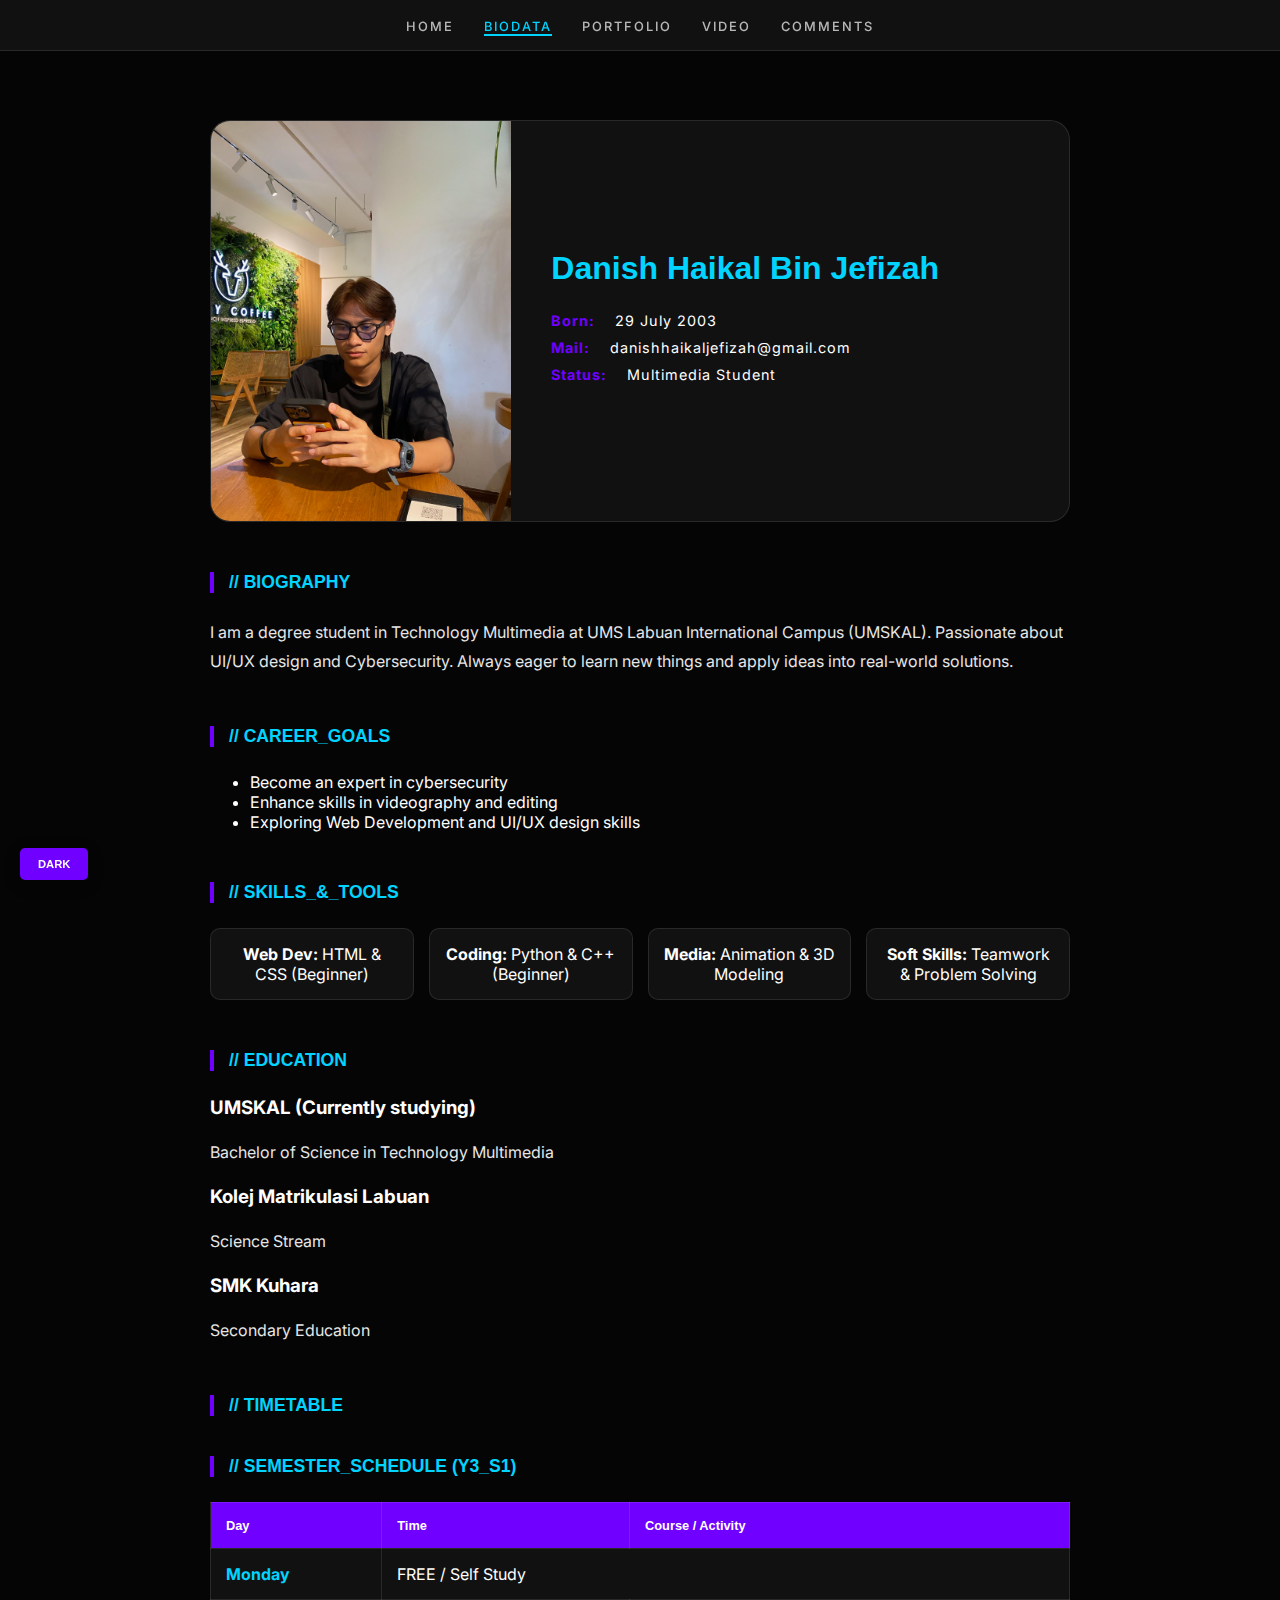
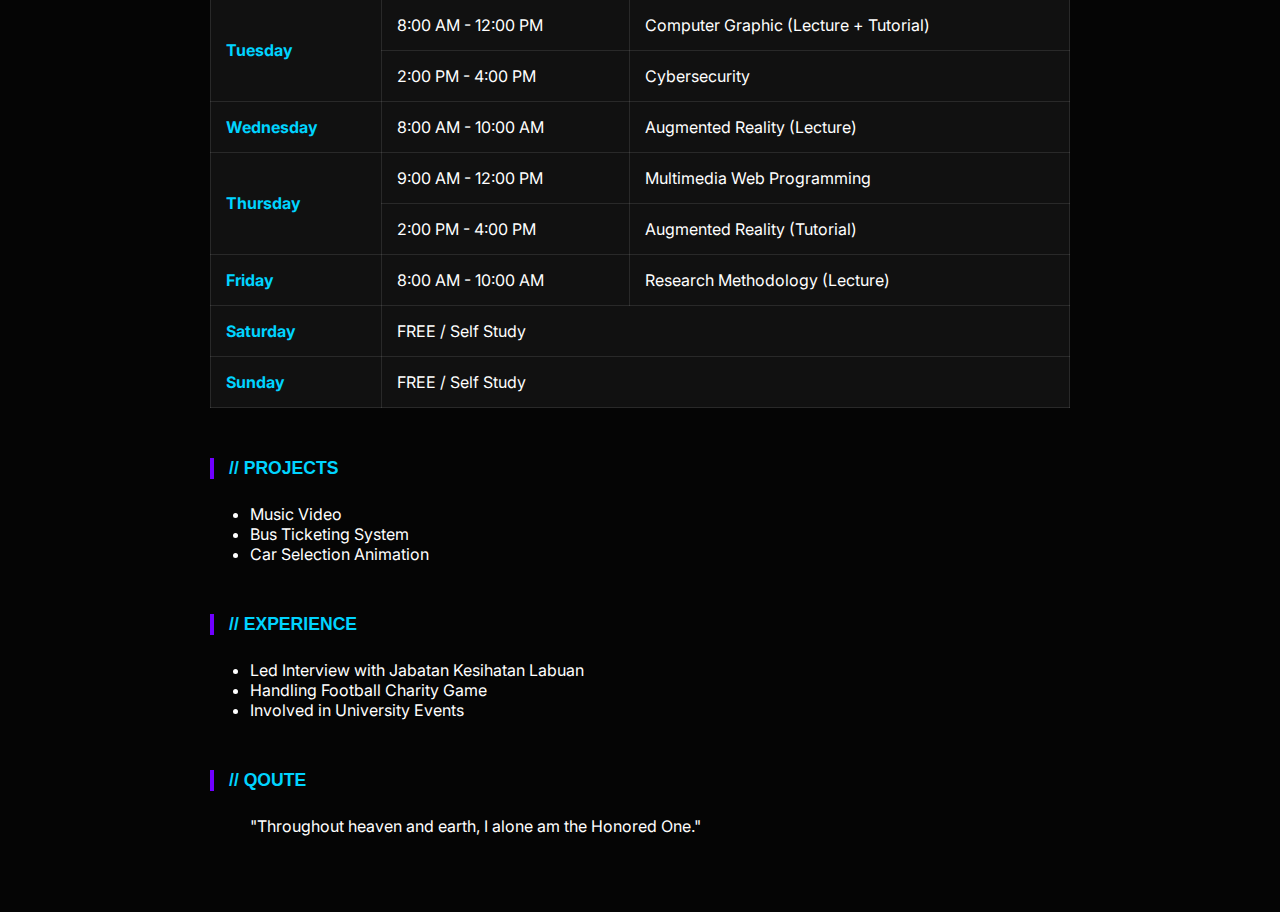
<file: Biodata.html>
<!DOCTYPE html>
<html lang="en">
<head>
    <meta charset="UTF-8"> <meta name="viewport" content="width=device-width, initial-scale=1.0">
    <link rel="stylesheet" href="style.css">
    <link rel="stylesheet" href="biodata.css">
    <link href="https://fonts.googleapis.com/css2?family=Syncopate:wght@400;700&family=Inter:wght@300;500&display=swap" rel="stylesheet">
    <title>Biodata</title>
</head>
<body>
    <nav class="dashboard">
        <ul>
            <li><a href="index.html">Home</a></li>
            <li><a href="biodata.html" class="active-nav">Biodata</a></li>
            <li><a href="portfolio.html">Portfolio</a></li>
            <li><a href="video.html">Video</a></li>
            <li><a href="comments.html">Comments</a></li>
        </ul>
    </nav>

    <div class="biodata-container">
        <div class="header-section">
            <div class="profile-image">
                <img src="3.jpeg" alt="Profile Picture">
            </div>
            <div class="core-details">
                <h1 class="glitch-name">Danish Haikal Bin Jefizah</h1>
                <div class="meta-list">
                    <p><span>Born:</span> 29 July 2003</p>
                    <p><span>Mail:</span> danishhaikaljefizah@gmail.com</p>
                    <p><span>Status:</span> Multimedia Student</p>
                </div>
            </div>
        </div>

        <div class="content-section">
            <h2 class="section-title">// BIOGRAPHY</h2>
            <p>I am a degree student in Technology Multimedia at UMS Labuan International Campus (UMSKAL). Passionate about UI/UX design and Cybersecurity. Always eager to learn new things and apply ideas into real-world solutions.</p>
        </div>

        <div class="content-section">
            <h2 class="section-title">// CAREER_GOALS</h2>
            <ul class="custom-list">
                <li>Become an expert in cybersecurity</li>
                <li>Enhance skills in videography and editing</li>
                <li>Exploring Web Development and UI/UX design skills</li>
            </ul>
        </div>

        <div class="content-section">
            <h2 class="section-title">// SKILLS_&_TOOLS</h2>
            <div class="skills-grid">
                <div class="skill-item"><strong>Web Dev:</strong> HTML & CSS (Beginner)</div>
                <div class="skill-item"><strong>Coding:</strong> Python & C++ (Beginner)</div>
                <div class="skill-item"><strong>Media:</strong> Animation & 3D Modeling</div>
                <div class="skill-item"><strong>Soft Skills:</strong> Teamwork & Problem Solving</div>
            </div>
        </div>

        <div class="content-section">
            <h2 class="section-title">// EDUCATION</h2>
            <div class="experience-item">
                <h3>UMSKAL (Currently studying)</h3>
                <p>Bachelor of Science in Technology Multimedia</p>
            </div>
            <div class="experience-item">
                <h3>Kolej Matrikulasi Labuan</h3>
                <p>Science Stream</p>
            </div>
            <div class="experience-item">
                <h3>SMK Kuhara</h3>
                <p>Secondary Education</p>
            </div>
        </div>

        <div class="content-section">
            <h2 class="section-title">// TIMETABLE</h2>
            <div class="table-wrapper">
                <table class="timetable-table">
                    <thead>
    <h2 class="section-title">// SEMESTER_SCHEDULE (Y3_S1)</h2>
    <div class="table-wrapper">
        <table class="timetable-table">
            <thead>
                <tr>
                    <th>Day</th>
                    <th>Time</th>
                    <th>Course / Activity</th>
                </tr>
            </thead>
            <tbody>
                <tr>
                    <td data-label="Day" class="day-col">Monday</td>
                    <td colspan="2" class="free-day">FREE / Self Study</td>
                </tr>
                <tr>
                    <td rowspan="2" data-label="Day" class="day-col">Tuesday</td>
                    <td data-label="Time">8:00 AM - 12:00 PM</td>
                    <td>Computer Graphic (Lecture + Tutorial)</td>
                </tr>
                <tr>
                    <td data-label="Time">2:00 PM - 4:00 PM</td>
                    <td>Cybersecurity</td>
                </tr>
                <tr>
                    <td data-label="Day" class="day-col">Wednesday</td>
                    <td data-label="Time">8:00 AM - 10:00 AM</td>
                    <td>Augmented Reality (Lecture)</td>
                </tr>
                <tr>
                    <td rowspan="2" data-label="Day" class="day-col">Thursday</td>
                    <td data-label="Time">9:00 AM - 12:00 PM</td>
                    <td>Multimedia Web Programming</td>
                </tr>
                <tr>
                    <td data-label="Time">2:00 PM - 4:00 PM</td>
                    <td>Augmented Reality (Tutorial)</td>
                </tr>
                <tr>
                    <td data-label="Day" class="day-col">Friday</td>
                    <td data-label="Time">8:00 AM - 10:00 AM</td>
                    <td>Research Methodology (Lecture)</td>
                </tr>
                <tr>
                    <td data-label="Day" class="day-col">Saturday</td>
                    <td colspan="2" class="free-day">FREE / Self Study</td>
                </tr>
                <tr>
                    <td data-label="Day" class="day-col">Sunday</td>
                    <td colspan="2" class="free-day">FREE / Self Study</td>
                </tr>
            </tbody>
        </table>
            </div>
        </div>

        <div class="dual-grid">
            <div class="content-section">
                <h2 class="section-title">// PROJECTS</h2>
                <ul class="custom-list">
                    <li>Music Video</li>
                    <li>Bus Ticketing System</li>
                    <li>Car Selection Animation</li>
                </ul>
            </div>
            <div class="content-section">
                <h2 class="section-title">// EXPERIENCE</h2>
                <ul class="custom-list">
                    <li>Led Interview with Jabatan Kesihatan Labuan</li>
                    <li>Handling Football Charity Game</li>
                    <li>Involved in University Events</li>
                </ul>
            </div>
        </div>

        <div class="quote-section">
                <h2 class="section-title">// QOUTE</h2>
                <ul class="custom-list">
            <p>"Throughout heaven and earth, I alone am the Honored One."</p>
        </div>
    </div>

    <button id="theme-toggle">
        <span id="theme-icon">DARK</span>
    </button>

    <script src="https://cdnjs.cloudflare.com/ajax/libs/gsap/3.12.2/gsap.min.js"></script>
    <script src="main.js"></script>
</body>
</html>
</file>
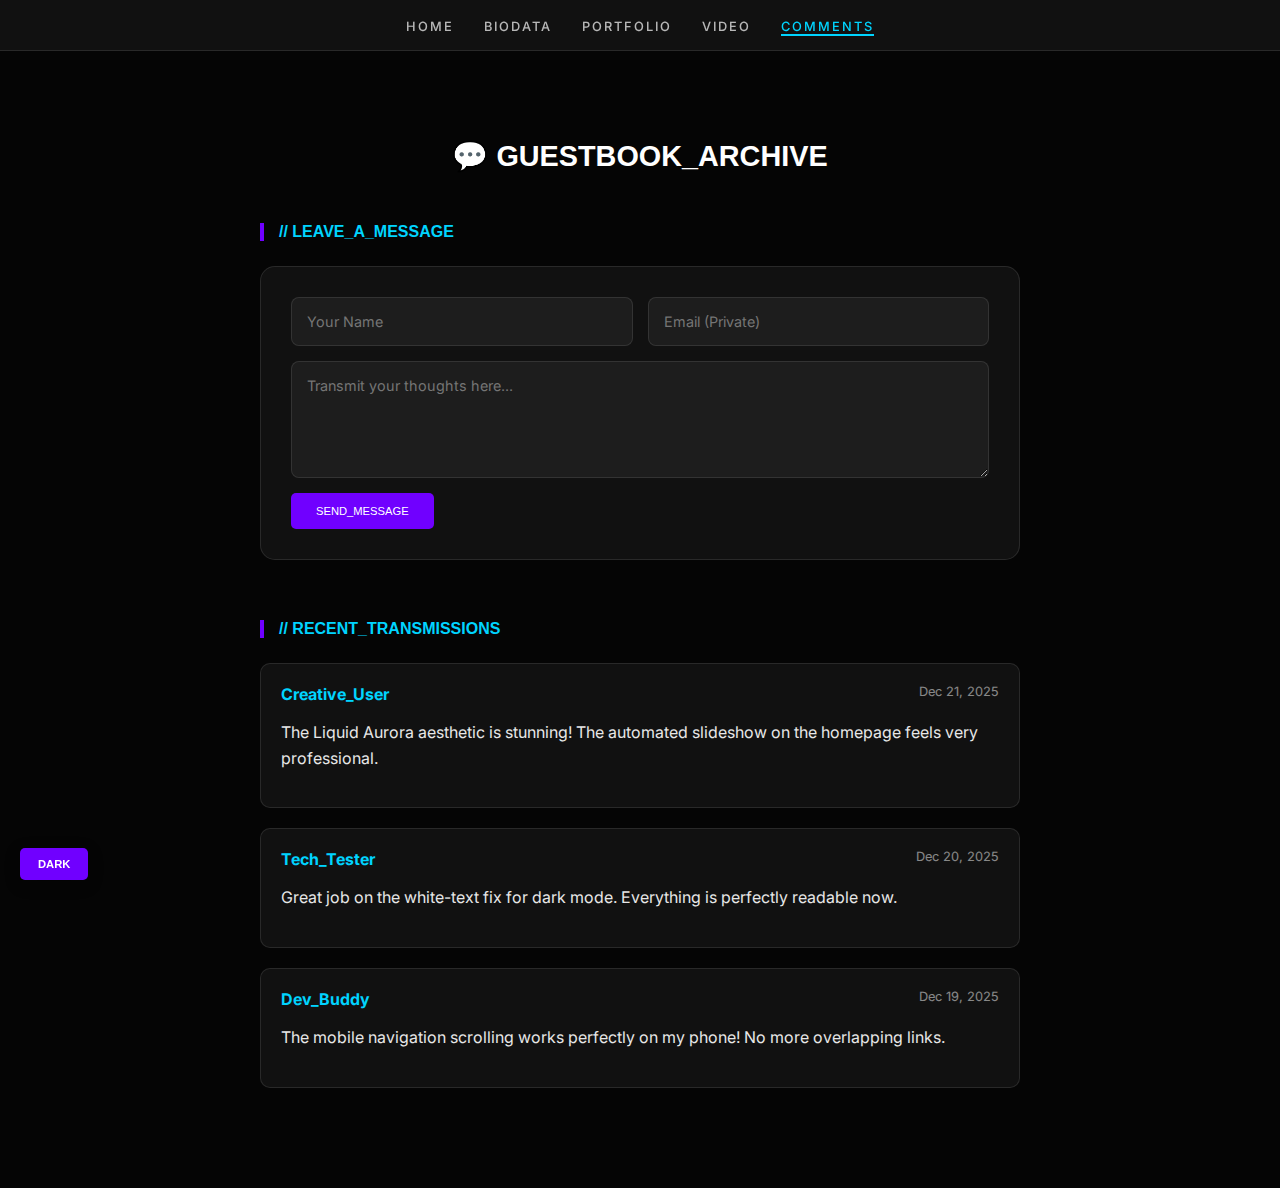
<file: comments.html>
<!DOCTYPE html>
<html lang="en">
<head>
    <meta charset="UTF-8">
    <meta name="viewport" content="width=device-width, initial-scale=1.0">
    <link rel="stylesheet" href="style.css">
    <link rel="stylesheet" href="comments.css">
    <link href="https://fonts.googleapis.com/css2?family=Syncopate:wght@400;700&family=Inter:wght@300;500&display=swap" rel="stylesheet">
    <title>Comments</title>
</head>
<body>
    <nav class="dashboard">
        <ul>
            <li><a href="index.html">Home</a></li>
            <li><a href="biodata.html">Biodata</a></li>
            <li><a href="portfolio.html">Portfolio</a></li>
            <li><a href="video.html">Video</a></li>
            <li><a href="comments.html" class="active-nav">Comments</a></li>
        </ul>
    </nav>

    <div class="comments-container">
        <h1 class="page-title">💬 GUESTBOOK_ARCHIVE</h1>

        <div class="comment-form-section">
            <h2 class="section-title">// LEAVE_A_MESSAGE</h2>
            <form class="comment-form">
                <div class="form-row">
                    <input type="text" placeholder="Your Name" required>
                    <input type="email" placeholder="Email (Private)" required>
                </div>
                <textarea placeholder="Transmit your thoughts here..." rows="5" required></textarea>
                <button type="submit" class="send-button">SEND_MESSAGE</button>
            </form>
        </div>

        <div class="existing-comments">
            <h2 class="section-title">// RECENT_TRANSMISSIONS</h2>

            <div class="comment-item">
                <div class="comment-meta">
                    <span class="comment-author">Creative_User</span>
                    <span class="comment-date">Dec 21, 2025</span>
                </div>
                <p class="comment-text">
                    The Liquid Aurora aesthetic is stunning! The automated slideshow on the homepage feels very professional.
                </p>
            </div>

            <div class="comment-item">
                <div class="comment-meta">
                    <span class="comment-author">Tech_Tester</span>
                    <span class="comment-date">Dec 20, 2025</span>
                </div>
                <p class="comment-text">
                    Great job on the white-text fix for dark mode. Everything is perfectly readable now.
                </p>
            </div>
            
            <div class="comment-item">
                <div class="comment-meta">
                    <span class="comment-author">Dev_Buddy</span>
                    <span class="comment-date">Dec 19, 2025</span>
                </div>
                <p class="comment-text">The mobile navigation scrolling works perfectly on my phone! No more overlapping links.</p>
            </div>
        </div>
    </div>

    <button id="theme-toggle" title="Switch Atmosphere">
        <span id="theme-icon">DARK</span>
    </button>

    <script src="https://cdnjs.cloudflare.com/ajax/libs/gsap/3.12.2/gsap.min.js"></script>
    <script src="main.js"></script>
</body>
</html>
</file>
<file: style.css>
/* --- 1. THEME VARIABLES --- */
:root {
    --accent: #7000ff;    /* Electric Purple */
    --glow: #00d4ff;      /* Aurora Blue */
    --bg: #050505;        /* Deep Black */
    --text: #ffffff;      /* Global Text: White */
    --glass: rgba(255, 255, 255, 0.05);
    --glass-border: rgba(255, 255, 255, 0.1);
}

.light-mode {
    --accent: #ff007a;    /* Vivid Pink */
    --bg: #f8f9fa;        /* Soft White */
    --text: #121212;      /* Global Text: Dark Gray */
    --glass: rgba(0, 0, 0, 0.03);
    --glass-border: rgba(0, 0, 0, 0.1);
}

/* --- 2. UNIVERSAL COLOR FIX --- */
/* This forces every word on the site to follow the theme variables 
   EXCEPT for elements we manually override later. */
* {
    color: var(--text); 
    transition: color 0.3s ease, background-color 0.3s ease;
    box-sizing: border-box;
}

html, body {
    padding: 0;
    margin: 0;
    overflow: hidden; /* Prevent scroll on Homepage Slider */
    font-family: 'Inter', sans-serif;
    background-color: var(--bg);
}

/* --- 3. MOBILE-READY NAVIGATION --- */
.dashboard {
    position: fixed;
    top: 0; 
    width: 100%;
    background: var(--glass);
    backdrop-filter: blur(15px);
    -webkit-backdrop-filter: blur(15px);
    z-index: 1000;
    border-bottom: 1px solid var(--glass-border);
}

.dashboard ul {
    list-style: none;
    display: flex;
    justify-content: center;
    padding: 15px 0;
    margin: 0;
    overflow-x: auto; /* Allows sideways scroll on small phones */
    white-space: nowrap;
    -webkit-overflow-scrolling: touch;
}

.dashboard li {
    margin: 0 15px;
    flex-shrink: 0;
}

.dashboard a {
    text-decoration: none;
    font-size: 0.8rem;
    letter-spacing: 2px;
    text-transform: uppercase;
    font-weight: 500;
    opacity: 0.7;
}

.dashboard a:hover, .active-nav {
    color: var(--glow) !important;
    opacity: 1 !important;
    border-bottom: 2px solid var(--glow);
}

/* --- 4. HOMEPAGE SPLIT SLIDER --- */
#main {
    display: flex;
    height: 100vh;
    width: 100vw;
}

#main .part {
    flex: 1;
    height: 100%;
}

.section {
    width: 100%;
    height: 100vh;
    position: relative;
    overflow: hidden;
}

.section img {
    width: 100vw;
    height: 100vh;
    object-fit: cover;
    position: absolute;
    left: var(--x); /* Controlled by main.js */
}

/* --- 5. HERO TITLE (ALWAYS WHITE FIX) --- */
.hero-title {
    position: absolute;
    top: 50%;
    width: 100%;
    transform: translateY(-50%);
    text-align: center;
    z-index: 99;
    font-family: 'Syncopate', sans-serif;
    font-size: 4rem;
    pointer-events: none;
    
    /* Override universal color: Stay white even in Light Mode */
    color: #ffffff !important; 
    
    /* Blends with background images */
    mix-blend-mode: difference; 
}

.content {
    position: absolute;
    bottom: 30px;
    width: 100%;
    text-align: center;
    z-index: 99;
}

.content p {
    color: #ffffff !important; /* Keep bottom text white too */
    font-family: 'Syncopate', sans-serif;
    font-size: 0.8rem;
    letter-spacing: 3px;
    opacity: 0.7;
}

/* --- 6. THEME TOGGLE BUTTON --- */
#theme-toggle {
    position: fixed;
    bottom: 20px;
    left: 20px;
    z-index: 1100;
    background: var(--accent);
    border: none;
    padding: 10px 18px;
    border-radius: 5px;
    cursor: pointer;
    font-family: 'Syncopate', sans-serif;
    font-size: 0.7rem;
    font-weight: bold;
    box-shadow: 0 4px 15px rgba(0,0,0,0.3);
}

/* Ensure button text is always readable */
#theme-toggle span {
    color: #ffffff !important;
}

/* --- 7. RESPONSIVE ADJUSTMENTS --- */
@media (max-width: 768px) {
    .hero-title {
        font-size: 1.8rem;
        padding: 0 10px;
    }
    
    .dashboard ul {
        justify-content: flex-start;
        padding: 15px 20px;
    }

    #theme-toggle {
        bottom: 15px;
        left: 15px;
        padding: 8px 12px;
    }
}
</file>
<file: biodata.css>
/* Allow scrolling on content-heavy pages */
html, body {
    overflow: auto !important;
}

body {
    padding-top: 100px; /* Offset for fixed navigation */
}

.biodata-container {
    max-width: 900px;
    margin: 0 auto;
    padding: 20px 20px 60px;
}

/* --- Profile Header (prevents merging) --- */
.header-section {
    display: flex;
    background: var(--glass);
    border: 1px solid var(--glass-border);
    border-radius: 20px;
    overflow: hidden;
    margin-bottom: 50px;
}

.profile-image {
    width: 35%;
    flex-shrink: 0;
}

.profile-image img {
    width: 100%;
    height: 100%;
    object-fit: cover;
    display: block;
}

.core-details {
    width: 65%;
    padding: 40px;
    display: flex;
    flex-direction: column;
    justify-content: center;
}

.glitch-name {
    font-family: 'Syncopate', sans-serif;
    font-size: 2rem;
    color: var(--glow) !important;
    margin: 0 0 15px 0;
}

.meta-list p {
    margin: 10px 0;
    font-size: 0.9rem;
    letter-spacing: 1px;
}

.meta-list p span {
    color: var(--accent) !important;
    font-weight: bold;
    margin-right: 15px;
}

/* --- Content Styling --- */
.content-section {
    margin-bottom: 50px;
}

.content-section p {
    line-height: 1.8;
    opacity: 0.9;
}

.section-title {
    font-family: 'Syncopate', sans-serif;
    font-size: 1.1rem;
    color: var(--glow) !important;
    border-left: 4px solid var(--accent);
    padding-left: 15px;
    margin-bottom: 25px;
}

/* --- Timetable --- */
.table-wrapper {
    overflow-x: auto; /* Scrollable on phone */
}

.timetable-table {
    width: 100%;
    border-collapse: collapse;
    background: var(--glass);
}

.timetable-table th, .timetable-table td {
    padding: 15px;
    border: 1px solid var(--glass-border);
    text-align: left;
}

.timetable-table th {
    background: var(--accent);
    color: #ffffff;
    font-family: 'Syncopate', sans-serif;
    font-size: 0.8rem;
}

.day-col {
    font-weight: bold;
    color: var(--glow) !important;
}

/* --- Skills --- */
.skills-grid {
    display: grid;
    grid-template-columns: repeat(auto-fit, minmax(140px, 1fr));
    gap: 15px;
}

.skill-item {
    background: var(--glass);
    border: 1px solid var(--glass-border);
    padding: 15px;
    text-align: center;
    border-radius: 10px;
    transition: 0.3s;
}

/* --- Responsiveness for Phone --- */
@media (max-width: 768px) {
    .header-section {
        flex-direction: column;
    }
    .profile-image, .core-details {
        width: 100%;
    }
    .profile-image {
        height: 300px;
    }
    .glitch-name {
        font-size: 1.5rem;
</file>
<file: comments.css>
/* Enable scrolling for comment history */
html, body {
    overflow: auto !important;
}

body {
    padding-top: 100px;
}

.comments-container {
    max-width: 800px;
    margin: 0 auto;
    padding: 20px 20px 80px;
}

.page-title {
    font-family: 'Syncopate', sans-serif;
    font-size: 1.8rem;
    text-align: center;
    margin-bottom: 50px;
}

.section-title {
    font-family: 'Syncopate', sans-serif;
    font-size: 1rem;
    color: var(--glow) !important;
    margin-bottom: 25px;
    border-left: 4px solid var(--accent);
    padding-left: 15px;
}

/* --- Form Styling --- */
.comment-form {
    display: flex;
    flex-direction: column;
    gap: 15px;
    margin-bottom: 60px;
    background: var(--glass);
    padding: 30px;
    border-radius: 15px;
    border: 1px solid var(--glass-border);
}

.form-row {
    display: flex;
    gap: 15px;
}

.comment-form input, 
.comment-form textarea {
    background: rgba(255, 255, 255, 0.05);
    border: 1px solid var(--glass-border);
    padding: 15px;
    border-radius: 8px;
    font-family: 'Inter', sans-serif;
    font-size: 0.9rem;
    width: 100%;
}

.comment-form input:focus, 
.comment-form textarea:focus {
    border-color: var(--glow);
    outline: none;
    background: rgba(255, 255, 255, 0.1);
}

.send-button {
    background: var(--accent);
    color: white !important;
    border: none;
    padding: 12px 25px;
    font-family: 'Syncopate', sans-serif;
    font-size: 0.7rem;
    border-radius: 5px;
    cursor: pointer;
    align-self: flex-start;
    transition: 0.3s;
}

.send-button:hover {
    transform: translateY(-2px);
    box-shadow: 0 5px 15px rgba(112, 0, 255, 0.4);
}

/* --- Comment Feed --- */
.comment-item {
    background: var(--glass);
    border: 1px solid var(--glass-border);
    padding: 20px;
    border-radius: 10px;
    margin-bottom: 20px;
}

.comment-meta {
    display: flex;
    justify-content: space-between;
    margin-bottom: 10px;
}

.comment-author {
    font-weight: bold;
    color: var(--glow) !important;
}

.comment-date {
    font-size: 0.8rem;
    opacity: 0.5;
}

.comment-text {
    line-height: 1.6;
    opacity: 0.9;
}

/* Responsive Fixes */
@media (max-width: 768px) {
    .form-row {
        flex-direction: column;
    }
    .page-title {
        font-size: 1.3rem;
    }
}
</file>
